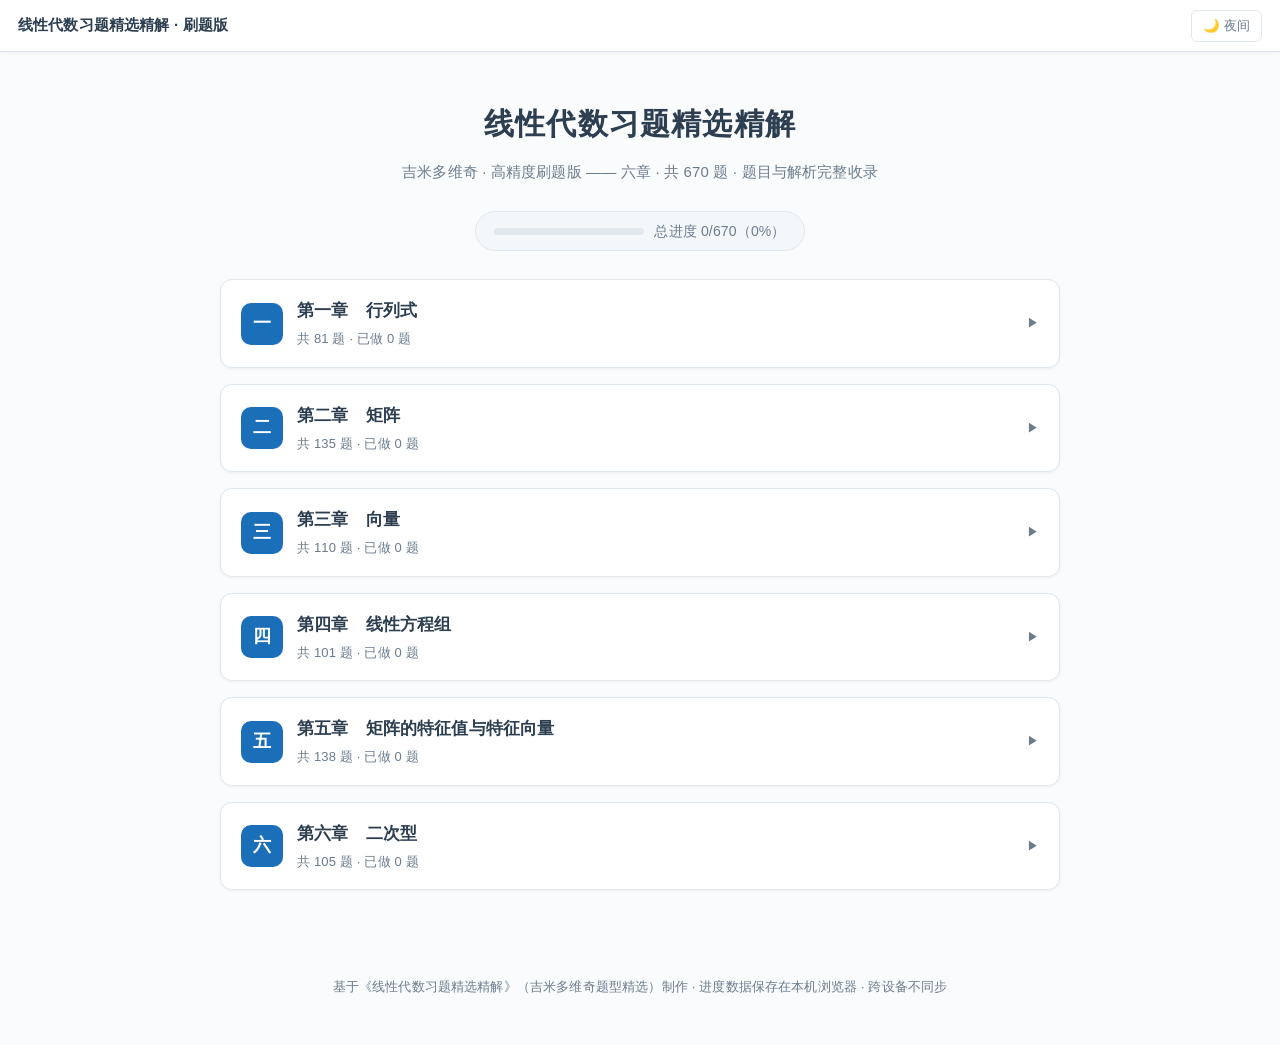
<file: index.html>
<!DOCTYPE html>
<html lang="zh-CN">
<head>
<meta charset="UTF-8">
<meta name="viewport" content="width=device-width, initial-scale=1.0">
<title>线性代数习题精选精解（吉米多维奇）· 刷题版</title>
<link rel="stylesheet" href="assets/style.css">
</head>
<body class="page-home">
<header class="topbar">
<div class="book-title">线性代数习题精选精解 · 刷题版</div>
<div class="topbar-actions"><button class="btn-mini" id="themeToggle" type="button">🌙 夜间</button></div>
</header>
<section class="home-hero">
<h1 class="book-name">线性代数习题精选精解</h1>
<p class="book-sub">吉米多维奇 · 高精度刷题版 —— 六章 · 共 670 题 · 题目与解析完整收录</p>
<div class="overall-progress"><div class="progress-bar"><i id="overallBar"></i></div><span id="overallPct">总进度 0/670（0%）</span></div>
</section>
<main class="toc">
<div class="toc-chapter" data-chapter="1" data-total="81">
<div class="toc-chapter-head">
<div class="ch-no">一</div>
<div class="ch-info"><div class="ch-name">第一章　行列式</div><div class="ch-meta">共 81 题</div></div>
<div class="ch-arrow">▶</div>
</div>
<div class="toc-sections">
<a href="chapters/chapter-01.html"><strong>进入本章刷题 →</strong></a>
<a href="chapters/chapter-01.html#sec-1">§1．行列式的定义<span class="sec-count">9题</span></a>
<a href="chapters/chapter-01.html#sec-2">§2．行列式的性质<span class="sec-count">8题</span></a>
<a href="chapters/chapter-01.html#sec-3">§3．行列式按行（列）展开<span class="sec-count">10题</span></a>
<a href="chapters/chapter-01.html#sec-4">§4．行列式的计算<span class="sec-count">20题</span></a>
<a href="chapters/chapter-01.html#sec-5">§5．克莱姆法则<span class="sec-count">5题</span></a>
<a href="chapters/chapter-01.html#sec-6">§6．综合提高题型<span class="sec-count">29题</span></a>
</div></div>
<div class="toc-chapter" data-chapter="2" data-total="135">
<div class="toc-chapter-head">
<div class="ch-no">二</div>
<div class="ch-info"><div class="ch-name">第二章　矩阵</div><div class="ch-meta">共 135 题</div></div>
<div class="ch-arrow">▶</div>
</div>
<div class="toc-sections">
<a href="chapters/chapter-02.html"><strong>进入本章刷题 →</strong></a>
<a href="chapters/chapter-02.html#sec-1">§1．矩阵的运算<span class="sec-count">28题</span></a>
<a href="chapters/chapter-02.html#sec-2">§2．逆矩阵<span class="sec-count">22题</span></a>
<a href="chapters/chapter-02.html#sec-3">§3．初等变换<span class="sec-count">13题</span></a>
<a href="chapters/chapter-02.html#sec-4">§4．矩阵的秩<span class="sec-count">19题</span></a>
<a href="chapters/chapter-02.html#sec-5">§5．分块矩阵<span class="sec-count">7题</span></a>
<a href="chapters/chapter-02.html#sec-6">§6．矩阵方程<span class="sec-count">6题</span></a>
<a href="chapters/chapter-02.html#sec-7">§7．综合提高题型<span class="sec-count">40题</span></a>
</div></div>
<div class="toc-chapter" data-chapter="3" data-total="110">
<div class="toc-chapter-head">
<div class="ch-no">三</div>
<div class="ch-info"><div class="ch-name">第三章　向量</div><div class="ch-meta">共 110 题</div></div>
<div class="ch-arrow">▶</div>
</div>
<div class="toc-sections">
<a href="chapters/chapter-03.html"><strong>进入本章刷题 →</strong></a>
<a href="chapters/chapter-03.html#sec-1">§1．向量的运算<span class="sec-count">4题</span></a>
<a href="chapters/chapter-03.html#sec-2">§2．向量间的线性关系<span class="sec-count">40题</span></a>
<a href="chapters/chapter-03.html#sec-3">§3．向量组的极大线性无关组和秩<span class="sec-count">16题</span></a>
<a href="chapters/chapter-03.html#sec-4">§4．向量的内积与向量空间<span class="sec-count">9题</span></a>
<a href="chapters/chapter-03.html#sec-5">§5．综合提高题型<span class="sec-count">41题</span></a>
</div></div>
<div class="toc-chapter" data-chapter="4" data-total="101">
<div class="toc-chapter-head">
<div class="ch-no">四</div>
<div class="ch-info"><div class="ch-name">第四章　线性方程组</div><div class="ch-meta">共 101 题</div></div>
<div class="ch-arrow">▶</div>
</div>
<div class="toc-sections">
<a href="chapters/chapter-04.html"><strong>进入本章刷题 →</strong></a>
<a href="chapters/chapter-04.html#sec-1">§1．齐次线性方程组<span class="sec-count">29题</span></a>
<a href="chapters/chapter-04.html#sec-2">§2．非齐次线性方程组<span class="sec-count">29题</span></a>
<a href="chapters/chapter-04.html#sec-3">§3．线性方程组同解、公共解问题<span class="sec-count">8题</span></a>
<a href="chapters/chapter-04.html#sec-4">§4．综合提高题型<span class="sec-count">35题</span></a>
<a href="chapters/chapter-04.html#sec-5">§4. 综合提高题型<span class="sec-count">0题</span></a>
</div></div>
<div class="toc-chapter" data-chapter="5" data-total="138">
<div class="toc-chapter-head">
<div class="ch-no">五</div>
<div class="ch-info"><div class="ch-name">第五章　矩阵的特征值与特征向量</div><div class="ch-meta">共 138 题</div></div>
<div class="ch-arrow">▶</div>
</div>
<div class="toc-sections">
<a href="chapters/chapter-05.html"><strong>进入本章刷题 →</strong></a>
<a href="chapters/chapter-05.html#sec-1">§1．矩阵的特征值与特征向量<span class="sec-count">39题</span></a>
<a href="chapters/chapter-05.html#sec-2">§2．矩阵的相似对角化<span class="sec-count">36题</span></a>
<a href="chapters/chapter-05.html#sec-3">§3．实对称矩阵的正交相似对角化<span class="sec-count">26题</span></a>
<a href="chapters/chapter-05.html#sec-4">§4．综合提高题型<span class="sec-count">37题</span></a>
<a href="chapters/chapter-05.html#sec-5">§1. 矩阵的特征值与特征向量<span class="sec-count">0题</span></a>
<a href="chapters/chapter-05.html#sec-6">§2. 矩阵的相似对角化<span class="sec-count">0题</span></a>
<a href="chapters/chapter-05.html#sec-7">§4 综合提高题型<span class="sec-count">0题</span></a>
</div></div>
<div class="toc-chapter" data-chapter="6" data-total="105">
<div class="toc-chapter-head">
<div class="ch-no">六</div>
<div class="ch-info"><div class="ch-name">第六章　二次型</div><div class="ch-meta">共 105 题</div></div>
<div class="ch-arrow">▶</div>
</div>
<div class="toc-sections">
<a href="chapters/chapter-06.html"><strong>进入本章刷题 →</strong></a>
<a href="chapters/chapter-06.html#sec-1">§1．二次型的标准形和规范形<span class="sec-count">27题</span></a>
<a href="chapters/chapter-06.html#sec-2">§2．二次型的正定性<span class="sec-count">33题</span></a>
<a href="chapters/chapter-06.html#sec-3">§3．矩阵的合同<span class="sec-count">12题</span></a>
<a href="chapters/chapter-06.html#sec-4">§4．综合提高题型<span class="sec-count">33题</span></a>
<a href="chapters/chapter-06.html#sec-5">§3 矩阵的合同<span class="sec-count">0题</span></a>
</div></div>
</main>
<footer class="home-footer">基于《线性代数习题精选精解》（吉米多维奇题型精选）制作 · 进度数据保存在本机浏览器 · 跨设备不同步</footer>
<script src="assets/script.js"></script>
</body></html>
</file>
<file: assets/style.css>
/* ============================================================
   吉米多维奇线性代数 · 刷题版 — 全局样式
   配色：护眼浅灰底 + 深灰黑正文 + 蓝题号 + 绿答案
   ============================================================ */

/* ---------- 主题变量 ---------- */
:root {
  --bg: #fafbfc;
  --bg-card: #ffffff;
  --bg-side: #f1f4f7;
  --text: #2c3e50;
  --text-light: #6b7c8c;
  --prob-no: #1a6fb8;
  --answer: #27ae60;
  --answer-bg: #eaf7ef;
  --border: #e1e8ed;
  --hover-bg: #eef4fa;
  --shadow: 0 1px 3px rgba(44, 62, 80, .06);
  --shadow-lift: 0 4px 14px rgba(44, 62, 80, .10);
  --sol-bg: #fbfcfd;
  --note-bg: #f4f7fa;
  --type-bg: #fdf9f2;
  --type-border: #e8dcc3;
  --kbd-bg: #eef1f4;
  --maxw: 880px;
}

html[data-theme="dark"] {
  --bg: #171e26;
  --bg-card: #1f2833;
  --bg-side: #1a222c;
  --text: #c7d1da;
  --text-light: #8494a3;
  --prob-no: #5ba7e0;
  --answer: #46c97e;
  --answer-bg: #1d3328;
  --border: #31404e;
  --hover-bg: #243140;
  --shadow: 0 1px 3px rgba(0, 0, 0, .3);
  --shadow-lift: 0 4px 14px rgba(0, 0, 0, .4);
  --sol-bg: #1c2530;
  --note-bg: #202b37;
  --type-bg: #2a2620;
  --type-border: #4a4230;
  --kbd-bg: #2a3441;
}

/* ---------- 基础 ---------- */
* { box-sizing: border-box; }

html { -webkit-text-size-adjust: 100%; scroll-behavior: smooth; }

body {
  margin: 0;
  background: var(--bg);
  color: var(--text);
  font: 16px/1.75 -apple-system, BlinkMacSystemFont, "Segoe UI", "PingFang SC",
        "Hiragino Sans GB", "Microsoft YaHei", "Noto Sans CJK SC", sans-serif;
  letter-spacing: .01em;
  transition: background .25s ease, color .25s ease;
}

a { color: var(--prob-no); text-decoration: none; }
a:hover { text-decoration: underline; }

::selection { background: rgba(26, 111, 184, .18); }

/* ---------- 顶栏 ---------- */
.topbar {
  position: sticky;
  top: 0;
  z-index: 50;
  display: flex;
  align-items: center;
  gap: 14px;
  height: 52px;
  padding: 0 18px;
  background: var(--bg-card);
  border-bottom: 1px solid var(--border);
  box-shadow: var(--shadow);
}

.topbar .back-home {
  white-space: nowrap;
  font-size: 14px;
  color: var(--text-light);
  padding: 5px 10px;
  border-radius: 6px;
  border: 1px solid var(--border);
  transition: background .2s, color .2s;
}
.topbar .back-home:hover { background: var(--hover-bg); color: var(--prob-no); text-decoration: none; }

.topbar .book-title {
  flex: 1;
  min-width: 0;
  font-size: 15px;
  font-weight: 600;
  white-space: nowrap;
  overflow: hidden;
  text-overflow: ellipsis;
}

.topbar-actions { display: flex; gap: 8px; align-items: center; }

.btn-mini {
  font: 13px/1 inherit;
  font-family: inherit;
  color: var(--text-light);
  background: var(--bg-card);
  border: 1px solid var(--border);
  border-radius: 6px;
  padding: 6px 11px;
  cursor: pointer;
  transition: background .2s, color .2s, border-color .2s;
}
.btn-mini:hover { background: var(--hover-bg); color: var(--prob-no); }

/* ============================================================
   首页
   ============================================================ */
.home-hero {
  max-width: var(--maxw);
  margin: 0 auto;
  padding: 46px 20px 10px;
  text-align: center;
}
.home-hero .book-name {
  font-size: 30px;
  font-weight: 700;
  letter-spacing: .04em;
  margin: 0 0 8px;
}
.home-hero .book-sub {
  color: var(--text-light);
  font-size: 15px;
  margin: 0 0 26px;
}
.home-hero .overall-progress {
  display: inline-flex;
  align-items: center;
  gap: 10px;
  font-size: 14px;
  color: var(--text-light);
  background: var(--note-bg);
  border: 1px solid var(--border);
  border-radius: 20px;
  padding: 7px 18px;
}
.progress-bar {
  width: 150px;
  height: 7px;
  background: var(--border);
  border-radius: 4px;
  overflow: hidden;
}
.progress-bar > i {
  display: block;
  height: 100%;
  width: 0;
  background: var(--answer);
  border-radius: 4px;
  transition: width .4s ease;
}

.toc {
  max-width: var(--maxw);
  margin: 18px auto 60px;
  padding: 0 20px;
}

.toc-chapter {
  background: var(--bg-card);
  border: 1px solid var(--border);
  border-radius: 12px;
  box-shadow: var(--shadow);
  margin-bottom: 16px;
  overflow: hidden;
  transition: box-shadow .2s ease;
}
.toc-chapter:hover { box-shadow: var(--shadow-lift); }

.toc-chapter-head {
  display: flex;
  align-items: center;
  gap: 14px;
  padding: 16px 20px;
  cursor: pointer;
  user-select: none;
}
.toc-chapter-head:hover { background: var(--hover-bg); }

.toc-chapter-head .ch-no {
  flex: none;
  width: 42px;
  height: 42px;
  border-radius: 10px;
  background: var(--prob-no);
  color: #fff;
  font-size: 18px;
  font-weight: 700;
  display: flex;
  align-items: center;
  justify-content: center;
}

.toc-chapter-head .ch-info { flex: 1; min-width: 0; }
.toc-chapter-head .ch-name { font-size: 17px; font-weight: 600; }
.toc-chapter-head .ch-meta { font-size: 13px; color: var(--text-light); margin-top: 2px; }
.toc-chapter-head .ch-meta .done-count { color: var(--answer); }

.toc-chapter-head .ch-arrow {
  flex: none;
  color: var(--text-light);
  font-size: 12px;
  transition: transform .25s ease;
}
.toc-chapter.open .ch-arrow { transform: rotate(90deg); }

.toc-sections {
  display: none;
  border-top: 1px solid var(--border);
  padding: 8px 20px 14px;
  background: var(--sol-bg);
}
.toc-chapter.open .toc-sections { display: block; }

.toc-sections a {
  display: block;
  padding: 6px 10px;
  margin: 2px 0;
  border-radius: 6px;
  font-size: 14.5px;
  color: var(--text);
  transition: background .18s;
}
.toc-sections a:hover { background: var(--hover-bg); text-decoration: none; }
.toc-sections a .sec-count { color: var(--text-light); font-size: 12.5px; margin-left: 6px; }

.home-footer {
  text-align: center;
  color: var(--text-light);
  font-size: 13px;
  padding: 26px 0 46px;
}

/* ============================================================
   章节页布局：左侧栏 + 右内容
   ============================================================ */
.layout {
  display: flex;
  align-items: flex-start;
  max-width: 1220px;
  margin: 0 auto;
}

.sidebar {
  position: sticky;
  top: 52px;
  flex: none;
  width: 264px;
  height: calc(100vh - 52px);
  overflow-y: auto;
  background: var(--bg-side);
  border-right: 1px solid var(--border);
  padding: 16px 10px 30px;
  scrollbar-width: thin;
}

.sidebar .side-title {
  font-size: 13px;
  font-weight: 700;
  color: var(--text-light);
  text-transform: uppercase;
  letter-spacing: .08em;
  padding: 4px 10px 8px;
}

.sidebar .sec-group { margin-bottom: 14px; }

.sidebar .sec-link {
  display: block;
  font-size: 13.5px;
  font-weight: 600;
  color: var(--text);
  padding: 5px 10px;
  border-radius: 6px;
  transition: background .18s;
}
.sidebar .sec-link:hover { background: var(--hover-bg); text-decoration: none; }
.sidebar .sec-link.active { background: var(--hover-bg); color: var(--prob-no); }

.prob-grid {
  display: flex;
  flex-wrap: wrap;
  gap: 4px;
  padding: 6px 6px 2px 14px;
}
.prob-grid a {
  min-width: 30px;
  height: 26px;
  padding: 0 5px;
  display: inline-flex;
  align-items: center;
  justify-content: center;
  font-size: 12px;
  color: var(--text-light);
  border: 1px solid var(--border);
  border-radius: 6px;
  background: var(--bg-card);
  transition: all .18s;
}
.prob-grid a:hover {
  color: #fff;
  background: var(--prob-no);
  border-color: var(--prob-no);
  text-decoration: none;
  transform: translateY(-1px);
}
.prob-grid a.done {
  color: var(--answer);
  border-color: var(--answer);
}

/* ---------- 主内容区 ---------- */
.content {
  flex: 1;
  min-width: 0;
  width: 100%;
  padding: 30px 34px 90px;
}

.chapter-title {
  font-size: 26px;
  font-weight: 700;
  text-align: center;
  margin: 6px 0 4px;
  letter-spacing: .06em;
}
.chapter-sub {
  text-align: center;
  color: var(--text-light);
  font-size: 14px;
  margin-bottom: 30px;
}

.sec-block { margin-bottom: 26px; }

.sec-heading {
  font-size: 20px;
  font-weight: 700;
  padding: 10px 0 10px 14px;
  border-left: 4px solid var(--prob-no);
  margin: 34px 0 16px;
  scroll-margin-top: 70px;
}

/* 知识点板块 */
.note-block {
  background: var(--note-bg);
  border: 1px solid var(--border);
  border-radius: 10px;
  padding: 16px 20px;
  margin: 14px 0;
  font-size: 15px;
}
.note-block .note-tag {
  display: inline-block;
  font-size: 12px;
  font-weight: 700;
  color: var(--prob-no);
  background: var(--hover-bg);
  border-radius: 4px;
  padding: 1px 8px;
  margin-right: 8px;
  vertical-align: 1px;
}

/* 题型板块 */
.type-block {
  background: var(--type-bg);
  border: 1px solid var(--type-border);
  border-radius: 10px;
  padding: 14px 20px;
  margin: 14px 0;
  font-size: 15px;
}
.type-block h3 {
  margin: 0 0 8px;
  font-size: 16px;
  color: #b07d2b;
}
html[data-theme="dark"] .type-block h3 { color: #d8a558; }

/* 书内装饰性分隔标题（基 本 题 型 等） */
.sec-divider {
  text-align: center;
  font-size: 19px;
  font-weight: 700;
  letter-spacing: .35em;
  color: var(--text);
  background: var(--note-bg);
  border: 1px solid var(--border);
  border-radius: 8px;
  padding: 10px 0;
  margin: 30px 0 14px;
  scroll-margin-top: 70px;
}

/* ---------- 题目卡片 ---------- */
.problem {
  background: var(--bg-card);
  border: 1px solid var(--border);
  border-radius: 12px;
  box-shadow: var(--shadow);
  margin: 22px 0;
  scroll-margin-top: 70px;
  transition: box-shadow .2s ease, border-color .2s ease;
}
.problem:hover { box-shadow: var(--shadow-lift); }
.problem.flash { border-color: var(--prob-no); }

.prob-head {
  display: flex;
  align-items: center;
  gap: 10px;
  padding: 14px 20px 0;
}

.prob-no {
  font-size: 17px;
  font-weight: 700;
  color: var(--prob-no);
  cursor: pointer;
  transition: text-shadow .2s, opacity .2s;
}
.prob-no:hover { text-shadow: 0 0 1px currentColor; opacity: .85; }

.prob-actions {
  margin-left: auto;
  display: flex;
  gap: 8px;
}

.btn-done {
  font: 12.5px/1 inherit;
  font-family: inherit;
  color: var(--text-light);
  background: transparent;
  border: 1px solid var(--border);
  border-radius: 14px;
  padding: 5px 12px;
  cursor: pointer;
  transition: all .2s;
}
.btn-done:hover { color: var(--answer); border-color: var(--answer); }
.btn-done.on {
  color: #fff;
  background: var(--answer);
  border-color: var(--answer);
}

.btn-sol {
  font: 12.5px/1 inherit;
  font-family: inherit;
  color: var(--text-light);
  background: transparent;
  border: 1px solid var(--border);
  border-radius: 14px;
  padding: 5px 12px;
  cursor: pointer;
  transition: all .2s;
}
.btn-sol:hover { color: var(--prob-no); border-color: var(--prob-no); }

.prob-stem {
  padding: 10px 20px 14px;
  font-weight: 500;
  font-size: 16px;
  line-height: 1.8;
}

.prob-divider {
  border: 0;
  border-top: 1px dashed var(--border);
  margin: 0 20px;
}

/* 解析区（默认展开，可折叠） */
.prob-sol {
  padding: 12px 20px 16px;
  background: var(--sol-bg);
  border-radius: 0 0 12px 12px;
  font-size: 15.5px;
  line-height: 1.8;
  display: grid;
  grid-template-rows: 1fr;
  transition: grid-template-rows .3s ease;
}
.prob-sol.collapsed { grid-template-rows: 0fr; border-radius: 0; }
.prob-sol > .sol-inner { overflow: hidden; min-height: 0; }

.sol-label {
  display: inline-block;
  font-size: 12.5px;
  font-weight: 700;
  color: var(--text-light);
  letter-spacing: .15em;
  margin-bottom: 6px;
}

.sol-answer {
  margin-top: 12px;
  padding: 10px 14px;
  background: var(--answer-bg);
  border-left: 3px solid var(--answer);
  border-radius: 6px;
  font-weight: 600;
}
.sol-answer .ans-tag { color: var(--answer); margin-right: 6px; }

/* 章末导航 */
.chapter-nav {
  display: flex;
  justify-content: space-between;
  gap: 12px;
  margin-top: 44px;
}
.chapter-nav a {
  flex: 1;
  text-align: center;
  padding: 13px 16px;
  background: var(--bg-card);
  border: 1px solid var(--border);
  border-radius: 10px;
  color: var(--text);
  font-size: 14.5px;
  transition: all .2s;
}
.chapter-nav a:hover {
  border-color: var(--prob-no);
  color: var(--prob-no);
  text-decoration: none;
  box-shadow: var(--shadow-lift);
}
.chapter-nav a.disabled { opacity: .4; pointer-events: none; }

/* ---------- 悬浮上一题/下一题 ---------- */
.float-nav {
  position: fixed;
  right: 18px;
  bottom: 18px;
  z-index: 60;
  display: flex;
  gap: 8px;
}
.float-nav button {
  font: 13.5px/1 inherit;
  font-family: inherit;
  color: var(--text);
  background: var(--bg-card);
  border: 1px solid var(--border);
  border-radius: 22px;
  padding: 10px 16px;
  cursor: pointer;
  box-shadow: var(--shadow-lift);
  transition: all .2s;
}
.float-nav button:hover { color: var(--prob-no); border-color: var(--prob-no); }

.back-top {
  position: fixed;
  right: 26px;
  bottom: 74px;
  z-index: 59;
  width: 38px;
  height: 38px;
  border-radius: 50%;
  border: 1px solid var(--border);
  background: var(--bg-card);
  color: var(--text-light);
  cursor: pointer;
  box-shadow: var(--shadow);
  display: none;
  font-size: 15px;
  transition: all .2s;
}
.back-top.show { display: block; }
.back-top:hover { color: var(--prob-no); border-color: var(--prob-no); }

/* ---------- KaTeX 适配 ---------- */
.katex { font-size: 1.06em; }
.katex-display {
  margin: 10px 0;
  overflow-x: auto;
  overflow-y: hidden;
  padding: 2px 0;
}
.katex-display > .katex { white-space: nowrap; }

/* ---------- 响应式 ---------- */
.mobile-only { display: none; }

@media (max-width: 1080px) {
  .sidebar {
    position: fixed;
    left: 0;
    top: 52px;
    bottom: 0;
    z-index: 55;
    transform: translateX(-100%);
    transition: transform .28s ease;
    box-shadow: var(--shadow-lift);
    width: 280px;
  }
  .sidebar.open { transform: translateX(0); }
  .mobile-only { display: inline-block; }
  .content { padding: 22px 18px 90px; }
  .home-hero .book-name { font-size: 24px; }
  .chapter-title { font-size: 22px; }
}

@media (max-width: 560px) {
  body { font-size: 15px; }
  .prob-stem { font-size: 15.5px; }
  .topbar { padding: 0 10px; gap: 8px; }
  .topbar .book-title { font-size: 13.5px; }
  .float-nav { right: 10px; bottom: 10px; }
  .back-top { right: 16px; bottom: 64px; }
}

/* 侧栏遮罩（移动端） */
.side-mask {
  display: none;
  position: fixed;
  inset: 52px 0 0 0;
  background: rgba(20, 30, 40, .35);
  z-index: 54;
}
.side-mask.show { display: block; }

/* ---------- 打印 ---------- */
@media print {
  .topbar, .sidebar, .float-nav, .back-top, .prob-actions, .chapter-nav, .side-mask { display: none !important; }
  .content { padding: 0; }
  .problem { break-inside: avoid; box-shadow: none; }
}
</file>
